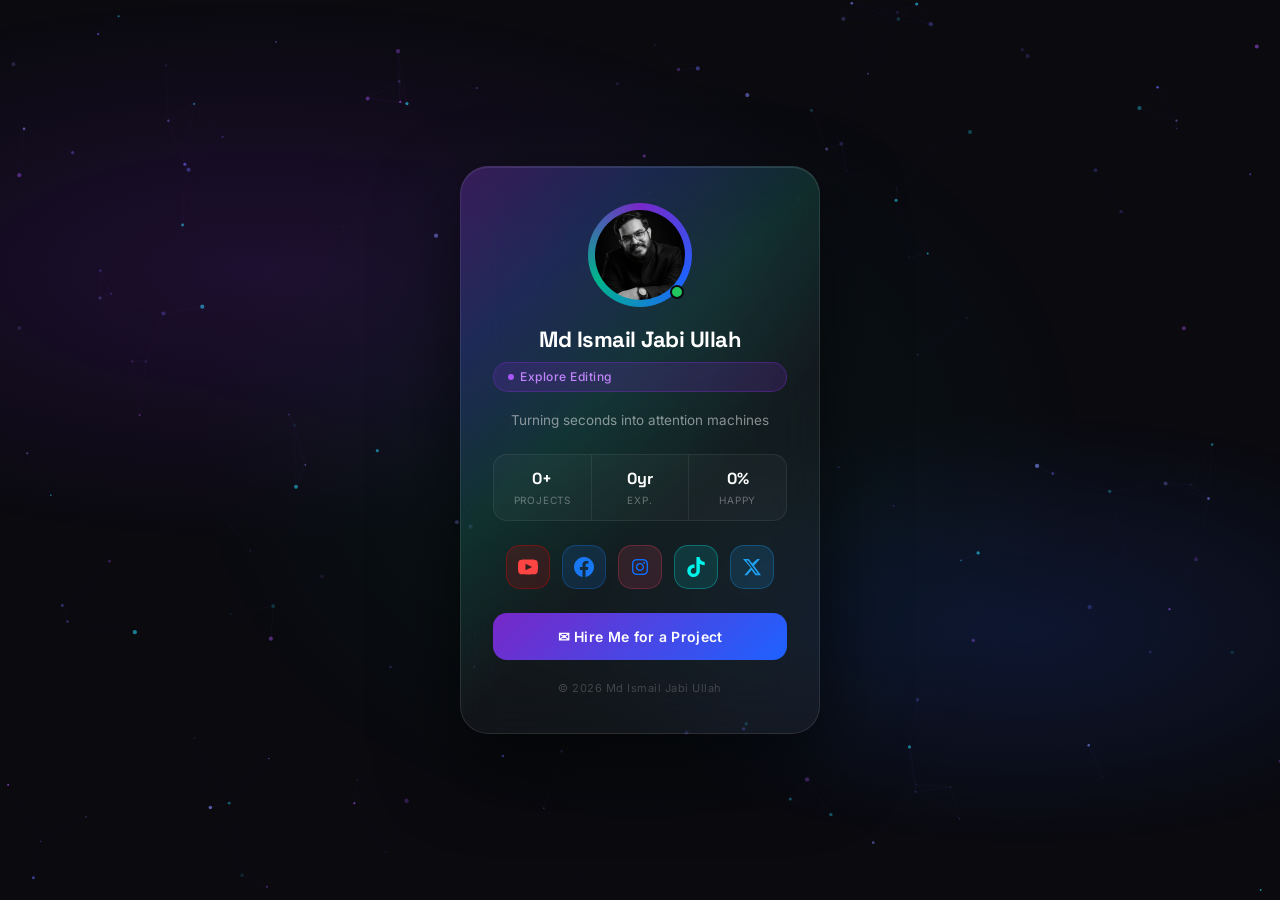
<file: index.html>
<!DOCTYPE html>
<html lang="en">
<head>
<meta charset="UTF-8">
<meta name="viewport" content="width=device-width, initial-scale=1.0">
<title>Md Ismail Jabi Ullah — Explore Editing</title>
<link href="https://cdn.jsdelivr.net/npm/bootstrap@5.3.3/dist/css/bootstrap.min.css" rel="stylesheet">
<link href="https://cdn.jsdelivr.net/npm/bootstrap-icons@1.11.3/font/bootstrap-icons.css" rel="stylesheet">
<link rel="stylesheet" href="style.css">
</head>
<body>

<canvas id="bg"></canvas>
<div class="aurora"></div>

<div class="card">
  <div class="avatar-wrap">
    <div class="avatar-ring"></div>
    <div class="avatar-inner">
      <span class="avatar-letters"><img src="IMG_20260416_234237_484.webp" width="100%" alt="Description of the image"></span>
    </div>
    <div class="status-dot"></div>
  </div>

  <div class="name">Md Ismail Jabi Ullah</div>

  <div class="title-badge">
    <span class="dot"></span>
    Explore Editing
  </div>

  <p class="bio">Turning seconds into attention machines</p>

  <div class="stats">
    <div class="stat">
      <div class="stat-num">0+</div>
      <div class="stat-label">Projects</div>
    </div>
    <div class="stat">
      <div class="stat-num">0yr</div>
      <div class="stat-label">Exp.</div>
    </div>
    <div class="stat">
      <div class="stat-num">0%</div>
      <div class="stat-label">Happy</div>
    </div>
  </div>

  <div class="socials">
    <svg style="display:none">
      <defs>
        <linearGradient id="igGrad" x1="0%" y1="100%" x2="100%" y2="0%">
          <stop offset="0%" stop-color="#f09433"/>
          <stop offset="25%" stop-color="#e6683c"/>
          <stop offset="50%" stop-color="#dc2743"/>
          <stop offset="75%" stop-color="#cc2366"/>
          <stop offset="100%" stop-color="#bc1888"/>
        </linearGradient>
      </defs>
    </svg>

    <a href="https://www.youtube.com/" class="social-btn yt" title="YouTube" target="_blank">
      <svg viewBox="0 0 24 24"><path d="M19.615 3.184c-3.604-.246-11.631-.245-15.23 0-3.897.266-4.356 2.62-4.385 8.816.029 6.185.484 8.549 4.385 8.816 3.6.245 11.626.246 15.23 0 3.897-.266 4.356-2.62 4.385-8.816-.029-6.185-.484-8.549-4.385-8.816zm-10.615 12.816v-8l8 3.993-8 4.007z"/></svg>
    </a>
    <a href="https://www.facebook.com/" class="social-btn fb" title="Facebook" target="_blank">
      <svg viewBox="0 0 24 24"><path d="M24 12.073c0-6.627-5.373-12-12-12s-12 5.373-12 12c0 5.99 4.388 10.954 10.125 11.854v-8.385H7.078v-3.47h3.047V9.43c0-3.007 1.792-4.669 4.533-4.669 1.312 0 2.686.235 2.686.235v2.953H15.83c-1.491 0-1.956.925-1.956 1.874v2.25h3.328l-.532 3.47h-2.796v8.385C19.612 23.027 24 18.062 24 12.073z"/></svg>
    </a>
    <a href="https://www.instagram.com/" color="#df58ff" target="_blank" class="social-btn ig">
      <i class="bi bi-instagram"></i>
    </a>    
    <a href="#" class="social-btn tt" title="TikTok">
      <svg viewBox="0 0 24 24"><path d="M12.525.02c1.31-.02 2.61-.01 3.91-.02.08 1.53.63 3.09 1.75 4.17 1.12 1.11 2.7 1.62 4.24 1.79v4.03c-1.44-.05-2.89-.35-4.2-.97-.57-.26-1.1-.59-1.62-.93-.01 2.92.01 5.84-.02 8.75-.08 1.4-.54 2.79-1.35 3.94-1.31 1.92-3.58 3.17-5.91 3.21-1.43.08-2.86-.31-4.08-1.03-2.02-1.19-3.44-3.37-3.65-5.71-.02-.5-.03-1-.01-1.49.18-1.9 1.12-3.72 2.58-4.96 1.66-1.44 3.98-2.13 6.15-1.72.02 1.48-.04 2.96-.04 4.44-.99-.32-2.15-.23-3.02.37-.63.41-1.11 1.04-1.36 1.75-.21.51-.15 1.07-.14 1.61.24 1.64 1.82 3.02 3.5 2.87 1.12-.01 2.19-.66 2.77-1.61.19-.33.4-.67.41-1.06.1-1.79.06-3.57.07-5.36.01-4.03-.01-8.05.02-12.07z"/></svg>
    </a>
    <a href="#" class="social-btn tw" title="Twitter / X">
      <svg viewBox="0 0 24 24"><path d="M18.244 2.25h3.308l-7.227 8.26 8.502 11.24H16.17l-4.714-6.231-5.401 6.231H2.741l7.73-8.835L1.254 2.25H8.08l4.253 5.622zm-1.161 17.52h1.833L7.084 4.126H5.117z"/></svg>
    </a>   
  </div>

  <button class="cta" onclick="window.open(Turning seconds into attention machines'mailto:')">✉ Hire Me for a Project</button>

  <div class="footer">© 2026 Md Ismail Jabi Ullah</div>
</div>
</body>
<script src="script.js"></script>
</html>
</file>
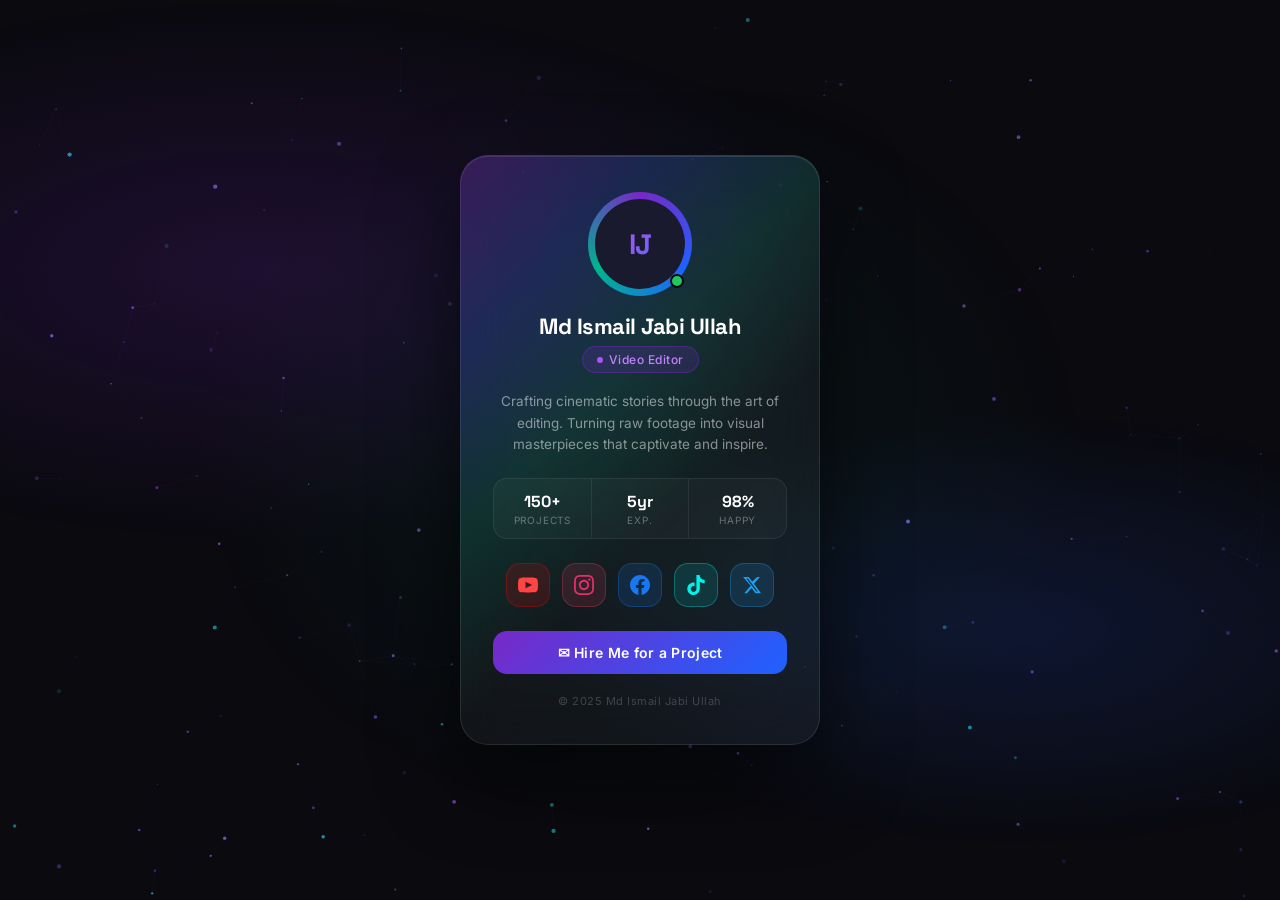
<file: profile-card.html>
<!DOCTYPE html>
<html lang="en">
<head>
<meta charset="UTF-8">
<meta name="viewport" content="width=device-width, initial-scale=1.0">
<title>Md Ismail Jabi Ullah — Video Editor</title>
<link rel="stylesheet" href="style.css">
</head>
<body>

<canvas id="bg"></canvas>
<div class="aurora"></div>

<div class="card">
  <div class="avatar-wrap">
    <div class="avatar-ring"></div>
    <div class="avatar-inner">
      <span class="avatar-letters">IJ</span>
    </div>
    <div class="status-dot"></div>
  </div>

  <div class="name">Md Ismail Jabi Ullah</div>

  <div class="title-badge">
    <span class="dot"></span>
    Video Editor
  </div>

  <p class="bio">Crafting cinematic stories through the art of editing. Turning raw footage into visual masterpieces that captivate and inspire.</p>

  <div class="stats">
    <div class="stat">
      <div class="stat-num">150+</div>
      <div class="stat-label">Projects</div>
    </div>
    <div class="stat">
      <div class="stat-num">5yr</div>
      <div class="stat-label">Exp.</div>
    </div>
    <div class="stat">
      <div class="stat-num">98%</div>
      <div class="stat-label">Happy</div>
    </div>
  </div>

  <div class="socials">
    <svg style="display:none">
      <defs>
        <linearGradient id="igGrad" x1="0%" y1="100%" x2="100%" y2="0%">
          <stop offset="0%" stop-color="#f09433"/>
          <stop offset="25%" stop-color="#e6683c"/>
          <stop offset="50%" stop-color="#dc2743"/>
          <stop offset="75%" stop-color="#cc2366"/>
          <stop offset="100%" stop-color="#bc1888"/>
        </linearGradient>
      </defs>
    </svg>

    <a href="#" class="social-btn yt" title="YouTube">
      <svg viewBox="0 0 24 24"><path d="M19.615 3.184c-3.604-.246-11.631-.245-15.23 0-3.897.266-4.356 2.62-4.385 8.816.029 6.185.484 8.549 4.385 8.816 3.6.245 11.626.246 15.23 0 3.897-.266 4.356-2.62 4.385-8.816-.029-6.185-.484-8.549-4.385-8.816zm-10.615 12.816v-8l8 3.993-8 4.007z"/></svg>
    </a>
    <a href="#" class="social-btn ig" title="Instagram">
      <svg viewBox="0 0 24 24"><path d="M12 2.163c3.204 0 3.584.012 4.85.07 3.252.148 4.771 1.691 4.919 4.919.058 1.265.069 1.645.069 4.849 0 3.205-.012 3.584-.069 4.849-.149 3.225-1.664 4.771-4.919 4.919-1.266.058-1.644.07-4.85.07-3.204 0-3.584-.012-4.849-.07-3.26-.149-4.771-1.699-4.919-4.92-.058-1.265-.07-1.644-.07-4.849 0-3.204.013-3.583.07-4.849.149-3.227 1.664-4.771 4.919-4.919 1.266-.057 1.645-.069 4.849-.069zm0-2.163c-3.259 0-3.667.014-4.947.072-4.358.2-6.78 2.618-6.98 6.98-.059 1.281-.073 1.689-.073 4.948 0 3.259.014 3.668.072 4.948.2 4.358 2.618 6.78 6.98 6.98 1.281.058 1.689.072 4.948.072 3.259 0 3.668-.014 4.948-.072 4.354-.2 6.782-2.618 6.979-6.98.059-1.28.073-1.689.073-4.948 0-3.259-.014-3.667-.072-4.947-.196-4.354-2.617-6.78-6.979-6.98-1.281-.059-1.69-.073-4.949-.073zm0 5.838c-3.403 0-6.162 2.759-6.162 6.162s2.759 6.163 6.162 6.163 6.162-2.759 6.162-6.163c0-3.403-2.759-6.162-6.162-6.162zm0 10.162c-2.209 0-4-1.79-4-4 0-2.209 1.791-4 4-4s4 1.791 4 4c0 2.21-1.791 4-4 4zm6.406-11.845c-.796 0-1.441.645-1.441 1.44s.645 1.44 1.441 1.44c.795 0 1.439-.645 1.439-1.44s-.644-1.44-1.439-1.44z"/></svg>
    </a>
    <a href="#" class="social-btn fb" title="Facebook">
      <svg viewBox="0 0 24 24"><path d="M24 12.073c0-6.627-5.373-12-12-12s-12 5.373-12 12c0 5.99 4.388 10.954 10.125 11.854v-8.385H7.078v-3.47h3.047V9.43c0-3.007 1.792-4.669 4.533-4.669 1.312 0 2.686.235 2.686.235v2.953H15.83c-1.491 0-1.956.925-1.956 1.874v2.25h3.328l-.532 3.47h-2.796v8.385C19.612 23.027 24 18.062 24 12.073z"/></svg>
    </a>
    <a href="#" class="social-btn tt" title="TikTok">
      <svg viewBox="0 0 24 24"><path d="M12.525.02c1.31-.02 2.61-.01 3.91-.02.08 1.53.63 3.09 1.75 4.17 1.12 1.11 2.7 1.62 4.24 1.79v4.03c-1.44-.05-2.89-.35-4.2-.97-.57-.26-1.1-.59-1.62-.93-.01 2.92.01 5.84-.02 8.75-.08 1.4-.54 2.79-1.35 3.94-1.31 1.92-3.58 3.17-5.91 3.21-1.43.08-2.86-.31-4.08-1.03-2.02-1.19-3.44-3.37-3.65-5.71-.02-.5-.03-1-.01-1.49.18-1.9 1.12-3.72 2.58-4.96 1.66-1.44 3.98-2.13 6.15-1.72.02 1.48-.04 2.96-.04 4.44-.99-.32-2.15-.23-3.02.37-.63.41-1.11 1.04-1.36 1.75-.21.51-.15 1.07-.14 1.61.24 1.64 1.82 3.02 3.5 2.87 1.12-.01 2.19-.66 2.77-1.61.19-.33.4-.67.41-1.06.1-1.79.06-3.57.07-5.36.01-4.03-.01-8.05.02-12.07z"/></svg>
    </a>
    <a href="#" class="social-btn tw" title="Twitter / X">
      <svg viewBox="0 0 24 24"><path d="M18.244 2.25h3.308l-7.227 8.26 8.502 11.24H16.17l-4.714-6.231-5.401 6.231H2.741l7.73-8.835L1.254 2.25H8.08l4.253 5.622zm-1.161 17.52h1.833L7.084 4.126H5.117z"/></svg>
    </a>
  </div>

  <button class="cta" onclick="window.open('mailto:ismail@example.com')">✉ Hire Me for a Project</button>

  <div class="footer">© 2025 Md Ismail Jabi Ullah</div>
</div>
</body>
<script src="script.js"></script>
</html>
</file>
<file: style.css>
@import url('https://fonts.googleapis.com/css2?family=Inter:wght@300;400;500;600;700;900&family=Space+Grotesk:wght@400;500;600;700&display=swap');

  *{margin:0;padding:0;box-sizing:border-box}

  body{
    min-height:100vh;
    display:flex;align-items:center;justify-content:center;
    background:#0a0a0f;
    font-family:'Inter',sans-serif;
    overflow:hidden;
    position:relative;
  }

  canvas#bg{
    position:fixed;inset:0;z-index:0;
  }

  .aurora{
    position:fixed;inset:0;z-index:0;
    background:
      radial-gradient(ellipse 80% 50% at 20% 30%, rgba(120,40,200,0.18) 0%, transparent 60%),
      radial-gradient(ellipse 60% 40% at 80% 70%, rgba(40,100,255,0.14) 0%, transparent 60%),
      radial-gradient(ellipse 50% 60% at 50% 50%, rgba(0,180,140,0.08) 0%, transparent 70%);
    animation:auroraShift 8s ease-in-out infinite alternate;
  }
  @keyframes auroraShift{
    0%{transform:scale(1) rotate(0deg)}
    100%{transform:scale(1.05) rotate(2deg)}
  }

  .card{
    position: relative;
    width: 360px;
    background: rgba(255, 255, 255, 0.04);
    border: 1px solid rgba(255, 255, 255, 0.1);
    border-radius: 28px;
    padding: 40px 32px 36px;
    text-align: center;
    backdrop-filter: blur(24px);
    -webkit-backdrop-filter: blur(24px);
    box-shadow: 0 32px 80px rgba(0, 0, 0, 0.6), inset 0 1px 0 rgba(255, 255, 255, 0.12);
    animation: cardIn 0.8s cubic-bezier(0.34, 1.56, 0.64, 1) both;
  }

  
  @keyframes cardIn{
    from{opacity:0;transform:translateY(40px) scale(0.9)}
    to{opacity:1;transform:translateY(0) scale(1)}
  }

  .card::before{
    content:'';
    position:absolute;inset:-1px;
    border-radius:29px;
    background:linear-gradient(135deg,rgba(120,40,200,0.3),rgba(40,100,255,0.2),rgba(0,180,140,0.15),transparent 60%);
    z-index:-1;
  }

  .avatar-wrap{
    position:relative;
    width:96px;height:96px;
    margin:0 auto 20px;
  }
  .avatar-ring{
    position:absolute;inset:-4px;
    border-radius:50%;
    background:conic-gradient(from 0deg,#7828c8,#1e62ff,#00b48c,#7828c8);
    animation:spin 3s linear infinite;
  }
  @keyframes spin{to{transform:rotate(360deg)}}
  .avatar-inner{
    position:absolute;inset:3px;
    border-radius:50%;
    background:#1a1a2e;
    overflow:hidden;
    display:flex;align-items:center;justify-content:center;
  }
  .avatar-letters{
    font-size:28px;font-weight:700;
    background:linear-gradient(135deg,#a855f7,#6366f1);
    -webkit-background-clip:text;-webkit-text-fill-color:transparent;
    font-family:'Space Grotesk',sans-serif;
    letter-spacing:-1px;
  }

  .status-dot{
    position:absolute;bottom:4px;right:4px;
    width:14px;height:14px;
    background:#22c55e;
    border-radius:50%;
    border:2px solid #0a0a0f;
    animation:pulse 2s ease-in-out infinite;
    z-index:5;
  }
  @keyframes pulse{
    0%,100%{box-shadow:0 0 0 0 rgba(34,197,94,0.5)}
    50%{box-shadow:0 0 0 6px rgba(34,197,94,0)}
  }

  .name{
    font-family:'Space Grotesk',sans-serif;
    font-size:22px;font-weight:700;
    color:#fff;
    letter-spacing:-0.5px;
    margin-bottom:6px;
  }

  .title-badge{
    display:inline-flex;align-items:center;gap:6px;
    background:rgba(120,40,200,0.2);
    border:1px solid rgba(120,40,200,0.4);
    border-radius:20px;
    padding:5px 14px;
    font-size:12px;font-weight:500;
    color:#c084fc;
    margin-bottom:18px;
    letter-spacing:0.5px;
  }
  .title-badge .dot{
    width:6px;height:6px;
    border-radius:50%;
    background:#a855f7;
    animation:blink 1.5s ease-in-out infinite;
  }
  @keyframes blink{0%,100%{opacity:1}50%{opacity:0.3}}

  .bio{
    font-size:13.5px;
    color:rgba(255,255,255,0.5);
    line-height:1.6;
    margin-bottom:22px;
    padding:0 4px;
  }

  .stats{
    display:flex;justify-content:center;gap:0;
    margin-bottom:24px;
    border:1px solid rgba(255,255,255,0.07);
    border-radius:14px;
    overflow:hidden;
    background:rgba(255,255,255,0.03);
  }
  .stat{
    flex:1;padding:12px 8px;
    border-right:1px solid rgba(255,255,255,0.07);
  }
  .stat:last-child{border-right:none}
  .stat-num{
    font-size:16px;font-weight:700;
    color:#fff;font-family:'Space Grotesk',sans-serif;
  }
  .stat-label{
    font-size:10px;
    color:rgba(255,255,255,0.35);
    text-transform:uppercase;letter-spacing:0.8px;
    margin-top:2px;
  }

  .socials{
    display:flex;justify-content:center;gap:12px;
    margin-bottom:24px;
  }
  .social-btn{
    width:44px;height:44px;
    border-radius:14px;
    display:flex;align-items:center;justify-content:center;
    text-decoration:none;
    position:relative;
    overflow:hidden;
    transition:transform 0.2s;
  }
  .social-btn:hover{transform:translateY(-3px)}
  .social-btn svg{width:20px;height:20px;position:relative;z-index:1}

  .social-btn.yt{background:rgba(255,0,0,0.15);border:1px solid rgba(255,0,0,0.3);animation:socialGlow1 3s ease-in-out infinite}
  .social-btn.ig{background:rgba(228,64,95,0.15);border:1px solid rgba(228,64,95,0.3);animation:socialGlow2 3s ease-in-out infinite 1s}
  .social-btn.fb{background:rgba(24,119,242,0.15);border:1px solid rgba(24,119,242,0.3);animation:socialGlow3 3s ease-in-out infinite 0.5s}
  .social-btn.tt{background:rgba(0,242,234,0.12);border:1px solid rgba(0,242,234,0.3);animation:socialGlow4 3s ease-in-out infinite 1.5s}
  .social-btn.tw{background:rgba(29,161,242,0.15);border:1px solid rgba(29,161,242,0.3);animation:socialGlow5 3s ease-in-out infinite 2s}

  @keyframes socialGlow1{0%,100%{box-shadow:0 0 0 rgba(255,0,0,0)}50%{box-shadow:0 0 16px rgba(255,0,0,0.4)}}
  @keyframes socialGlow2{0%,100%{box-shadow:0 0 0 rgba(228,64,95,0)}50%{box-shadow:0 0 16px rgba(228,64,95,0.4)}}
  @keyframes socialGlow3{0%,100%{box-shadow:0 0 0 rgba(24,119,242,0)}50%{box-shadow:0 0 16px rgba(24,119,242,0.4)}}
  @keyframes socialGlow4{0%,100%{box-shadow:0 0 0 rgba(0,242,234,0)}50%{box-shadow:0 0 16px rgba(0,242,234,0.4)}}
  @keyframes socialGlow5{0%,100%{box-shadow:0 0 0 rgba(29,161,242,0)}50%{box-shadow:0 0 16px rgba(29,161,242,0.4)}}

  .social-btn.yt svg{fill:#ff4444}
  .social-btn.ig svg{fill:#E1306C}
  .social-btn.fb svg{fill:#1877f2}
  .social-btn.tt svg{fill:#00f2ea}
  .social-btn.tw svg{fill:#1da1f2}

  .cta{
    width:100%;
    padding:13px;
    border-radius:14px;
    background:linear-gradient(135deg,#7828c8,#1e62ff);
    border:none;
    color:#fff;
    font-size:14px;font-weight:600;
    cursor:pointer;
    font-family:'Inter',sans-serif;
    letter-spacing:0.3px;
    transition:all 0.3s;
    position:relative;overflow:hidden;
  }
  .cta::after{
    content:'';
    position:absolute;top:-50%;left:-50%;
    width:200%;height:200%;
    background:linear-gradient(transparent,rgba(255,255,255,0.1),transparent);
    transform:rotate(45deg) translateX(-100%);
    transition:transform 0.5s;
  }
  .cta:hover{transform:translateY(-2px);box-shadow:0 8px 24px rgba(120,40,200,0.5)}
  .cta:hover::after{transform:rotate(45deg) translateX(100%)}

  .footer{
    margin-top:20px;
    font-size:11px;
    color:rgba(255,255,255,0.2);
    letter-spacing:0.5px;
  }

}
</file>
